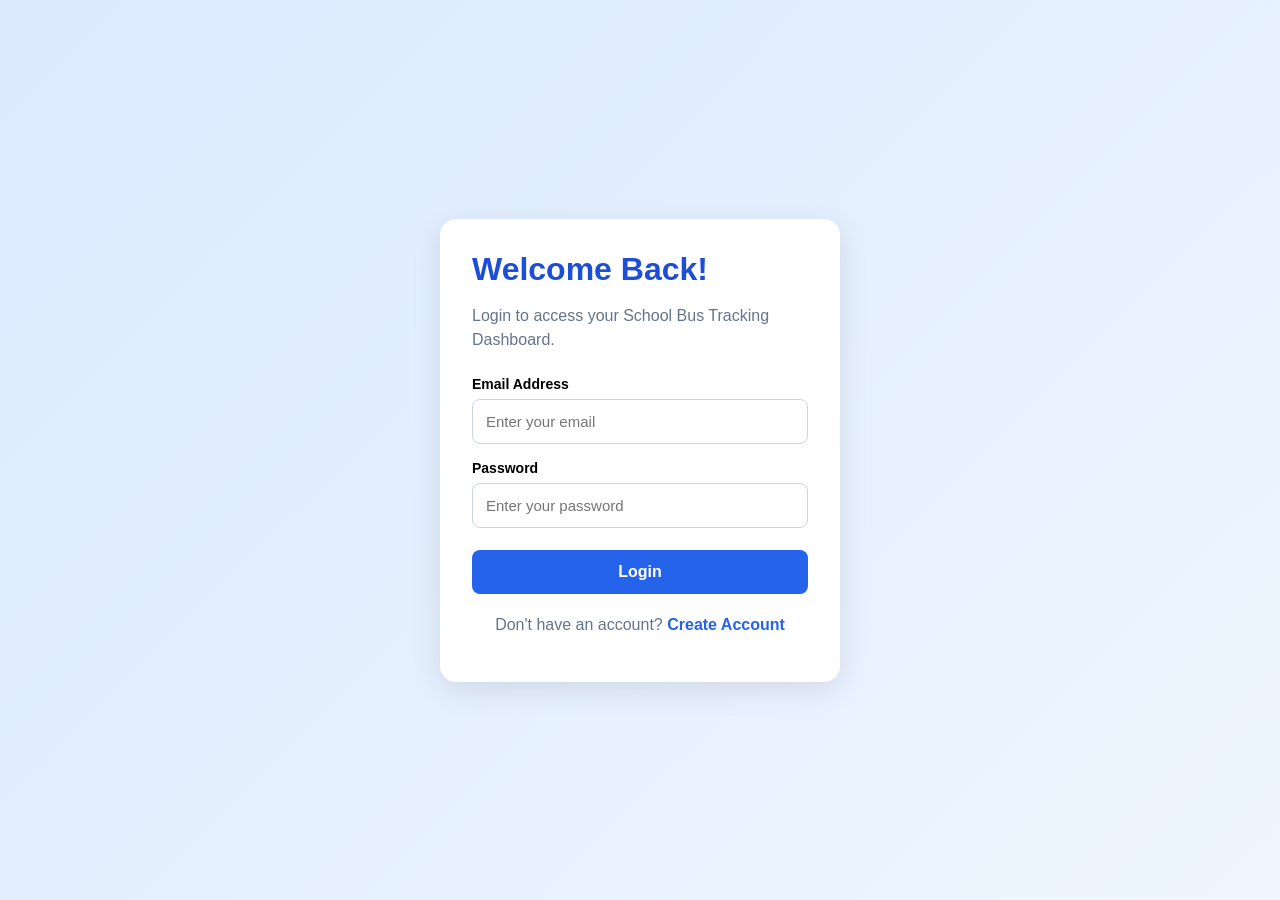
<file: login.html>
<!DOCTYPE html>
<html lang="en">
<head>
    <meta charset="UTF-8">
    <meta name="viewport" content="width=device-width, initial-scale=1.0">
    <title>Login | School Bus Tracking</title>

    <style>
        * {
            box-sizing: border-box;
        }

        body {
            margin: 0;
            min-height: 100vh;
            display: flex;
            justify-content: center;
            align-items: center;
            padding: 20px;
            font-family: Arial, sans-serif;
            background: linear-gradient(135deg, #dbeafe, #eff6ff);
        }

        .login-card {
            width: 100%;
            max-width: 400px;
            padding: 32px;
            background: white;
            border-radius: 16px;
            box-shadow: 0 8px 30px rgba(0, 0, 0, 0.1);
        }

        h1 {
            color: #1d4ed8;
            margin-top: 0;
            margin-bottom: 8px;
        }

        .subtitle {
            color: #64748b;
            margin-bottom: 24px;
            line-height: 1.5;
        }

        label {
            display: block;
            margin-top: 16px;
            font-weight: bold;
            font-size: 14px;
        }

        input {
            width: 100%;
            padding: 13px;
            margin-top: 7px;
            border: 1px solid #cbd5e1;
            border-radius: 8px;
            font-size: 15px;
        }

        button {
            width: 100%;
            margin-top: 22px;
            padding: 13px;
            border: none;
            border-radius: 8px;
            background: #2563eb;
            color: white;
            font-size: 16px;
            font-weight: bold;
            cursor: pointer;
        }

        button:disabled {
            opacity: 0.6;
            cursor: not-allowed;
        }

        .message {
            margin-top: 16px;
            font-size: 14px;
            line-height: 1.5;
            overflow-wrap: anywhere;
        }

        .signup-link {
            text-align: center;
            margin-top: 22px;
            color: #64748b;
        }

        a {
            color: #2563eb;
            text-decoration: none;
            font-weight: bold;
        }
    </style>
</head>

<body>

    <div class="login-card">
        <h1>Welcome Back!</h1>

        <p class="subtitle">
            Login to access your School Bus Tracking Dashboard.
        </p>

        <form id="loginForm">
            <label for="email">Email Address</label>
            <input
                type="email"
                id="email"
                placeholder="Enter your email"
                autocomplete="email"
                required
            >

            <label for="password">Password</label>
            <input
                type="password"
                id="password"
                placeholder="Enter your password"
                autocomplete="current-password"
                required
            >

            <button type="submit" id="loginButton">
                Login
            </button>
        </form>

        <div id="message" class="message" role="status"></div>

        <p class="signup-link">
            Don't have an account?
            <a href="/signin">Create Account</a>
        </p>
    </div>

    <script>
        const loginForm = document.getElementById("loginForm");
        const loginButton = document.getElementById("loginButton");
        const message = document.getElementById("message");

        loginForm.addEventListener("submit", async function (event) {
            event.preventDefault();

            const email = document.getElementById("email").value.trim();
            const password = document.getElementById("password").value;

            message.textContent = "";
            loginButton.disabled = true;
            loginButton.textContent = "Logging in...";

            try {
                const response = await fetch("/api/signin", {
                    method: "POST",
                    headers: {
                        "Content-Type": "application/json"
                    },
                    credentials: "same-origin",
                    body: JSON.stringify({
                        email: email,
                        password: password
                    })
                });

                const result = await response.json();

                if (!response.ok || !result.success) {
                    message.textContent =
                        result.message || "Login failed. Check your details.";
                    return;
                }

                message.textContent = "Login successful. Opening dashboard...";

                window.location.replace("/dashboard");

            } catch (error) {
                console.error("Login request failed:", error);

                message.textContent =
                    "Unable to contact the server. Check that the website is running and try again.";
            } finally {
                loginButton.disabled = false;
                loginButton.textContent = "Login";
            }
        });
    </script>

</body>
</html>
</file>
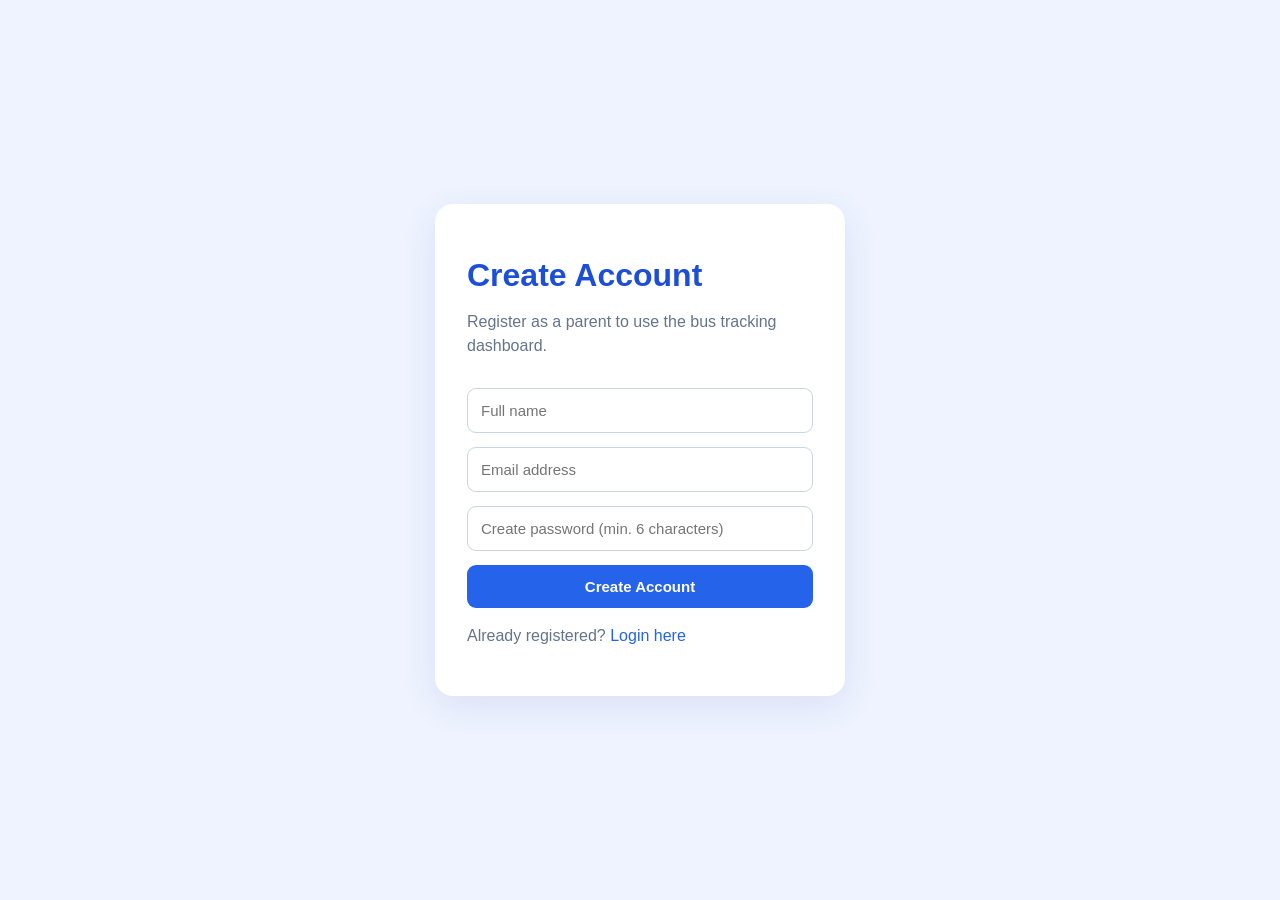
<file: signin.html>
<!DOCTYPE html>
<html lang="en">
<head>
<meta charset="UTF-8">
<meta name="viewport" content="width=device-width, initial-scale=1.0">
<title>Create Account | School Bus Tracking</title>
<style>
*{box-sizing:border-box}body{margin:0;font-family:Arial,sans-serif;background:#eef3ff;min-height:100vh;display:grid;place-items:center;padding:20px}
.card{background:white;width:100%;max-width:410px;padding:32px;border-radius:18px;box-shadow:0 10px 35px #1e3a8a18}
h1{color:#1d4ed8;margin-bottom:8px}p{color:#64748b;line-height:1.5}
input,button{width:100%;padding:13px;margin-top:14px;border-radius:9px;font-size:15px}
input{border:1px solid #cbd5e1}button{border:0;background:#2563eb;color:white;font-weight:bold;cursor:pointer}
a{color:#2563eb;text-decoration:none}.message{margin-top:14px;font-size:14px}
</style>
</head>
<body>
<div class="card">
  <h1>Create Account</h1>
  <p>Register as a parent to use the bus tracking dashboard.</p>
  <form id="signupForm">
    <input type="text" id="name" placeholder="Full name" required>
    <input type="email" id="email" placeholder="Email address" required>
    <input type="password" id="password" placeholder="Create password (min. 6 characters)" minlength="6" required>
    <button type="submit">Create Account</button>
  </form>
  <div class="message" id="message"></div>
  <p>Already registered? <a href="/login">Login here</a></p>
</div>
<script>
document.getElementById("signupForm").addEventListener("submit", async function(e){
  e.preventDefault();
  const message = document.getElementById("message");
  message.textContent = "Creating account...";
  try {
    const response = await fetch("/api/signup", {
      method:"POST",
      headers:{"Content-Type":"application/json"},
      body:JSON.stringify({
        name:document.getElementById("name").value,
        email:document.getElementById("email").value,
        password:document.getElementById("password").value
      })
    });
    const result = await response.json();
    if(response.ok && result.success){
      message.textContent = "Account created successfully. Opening login...";
      setTimeout(() => window.location.href = "/login", 1000);
    } else {
      message.textContent = result.message || "Unable to create account.";
    }
  } catch(error) {
    message.textContent = "Unable to connect. Please try again.";
  }
});
</script>
</body>
</html>
</file>
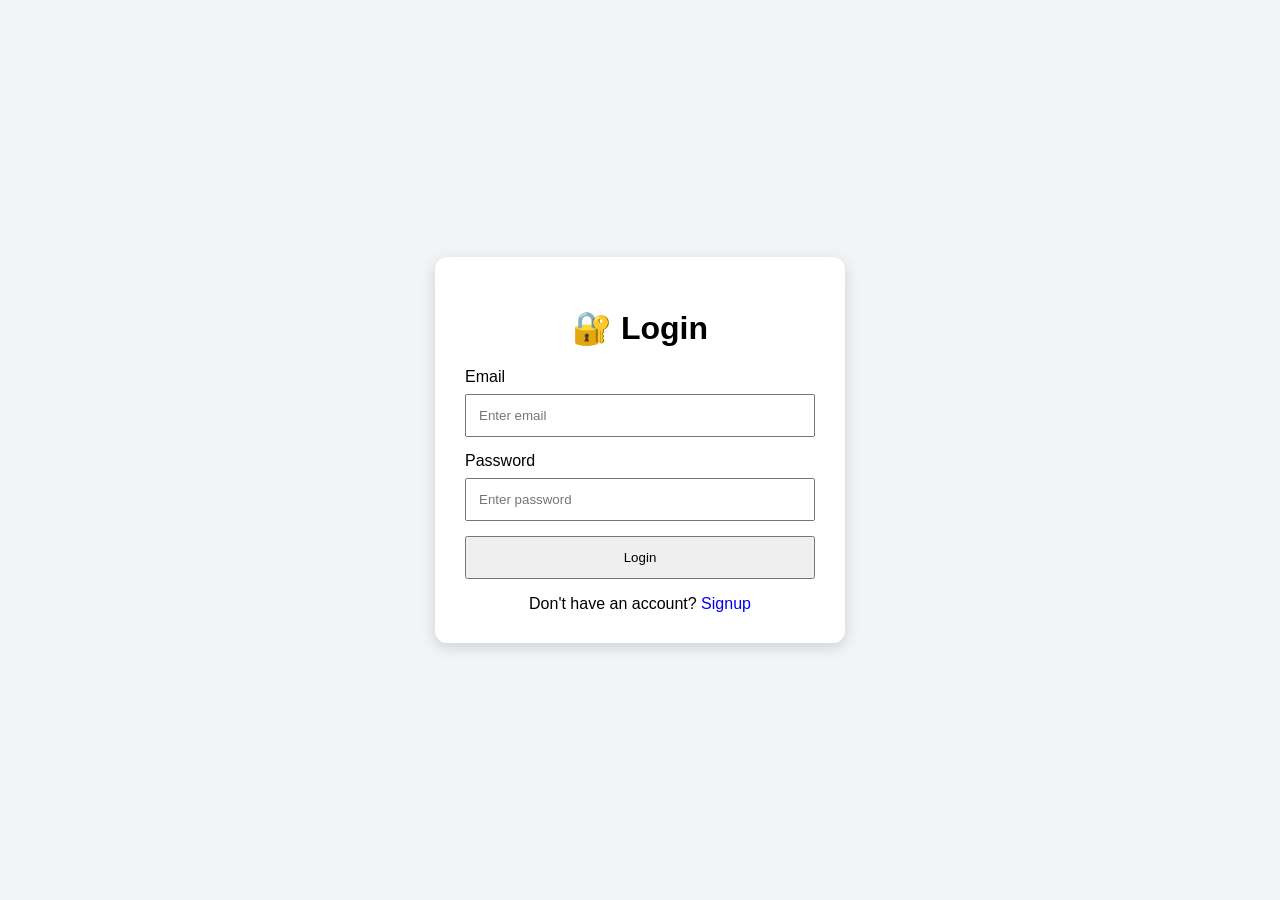
<file: frontend/login.html>
<!DOCTYPE html>
<html lang="en">
<head>
    <meta charset="UTF-8">
    <meta name="viewport" content="width=device-width, initial-scale=1.0">

    <title>Login - School Bus Tracking</title>

    <style>
        body {
            font-family: Arial, sans-serif;
            background: #f2f4f7;
            display: flex;
            justify-content: center;
            align-items: center;
            min-height: 100vh;
            margin: 0;
        }

        .login-box {
            background: white;
            width: 350px;
            padding: 30px;
            border-radius: 12px;
            box-shadow: 0 4px 15px rgba(0,0,0,0.15);
        }

        h1 {
            text-align: center;
        }

        input {
            width: 100%;
            padding: 12px;
            margin: 8px 0 15px;
            box-sizing: border-box;
        }

        button {
            width: 100%;
            padding: 12px;
            cursor: pointer;
        }

        .signup {
            text-align: center;
            margin-top: 15px;
        }

        a {
            text-decoration: none;
        }

        #message {
            text-align: center;
            margin-top: 10px;
        }
    </style>
</head>

<body>

<div class="login-box">

    <h1>🔐 Login</h1>

    <form onsubmit="login(event)">

        <label>Email</label>

        <input
            type="email"
            id="email"
            placeholder="Enter email"
            required
        >

        <label>Password</label>

        <input
            type="password"
            id="password"
            placeholder="Enter password"
            required
        >

        <button type="submit">
            Login
        </button>

    </form>

    <p id="message"></p>

    <div class="signup">
        Don't have an account?
        <a href="/signup">Signup</a>
    </div>

</div>


<script>

async function login(event) {

    event.preventDefault();

    const email =
        document.getElementById("email").value;

    const password =
        document.getElementById("password").value;


    try {

        const response = await fetch(
            "/api/login",
            {
                method: "POST",

                headers: {
                    "Content-Type": "application/json"
                },

                body: JSON.stringify({
                    email: email,
                    password: password
                })
            }
        );


        const result = await response.json();


        if (result.success) {

            document.getElementById("message").innerText =
                "✅ Login successful!";

            setTimeout(function() {

                window.location.href = "/";

            }, 1000);

        } else {

            document.getElementById("message").innerText =
                "❌ " + result.message;

        }

    } catch (error) {

        console.error(error);

        document.getElementById("message").innerText =
            "❌ Server connection error.";

    }

}

</script>

</body>
</html>
</file>
